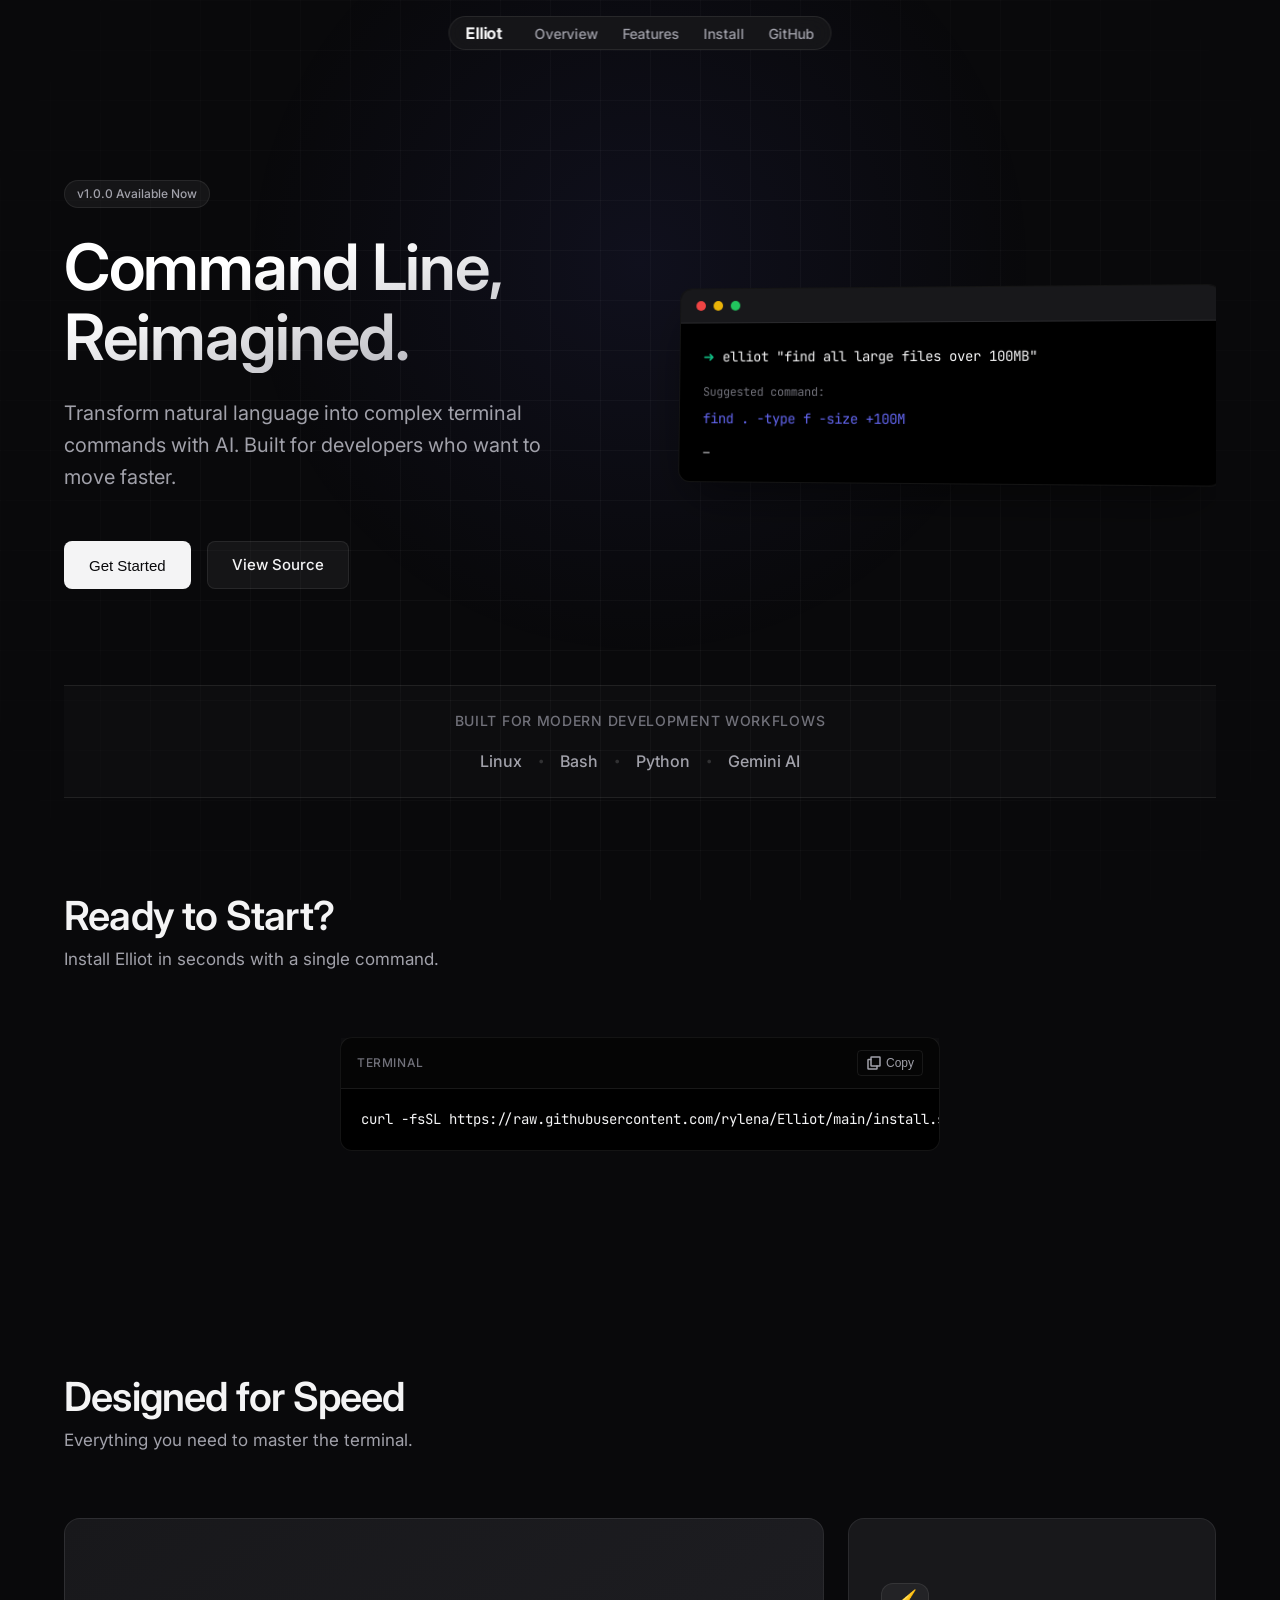
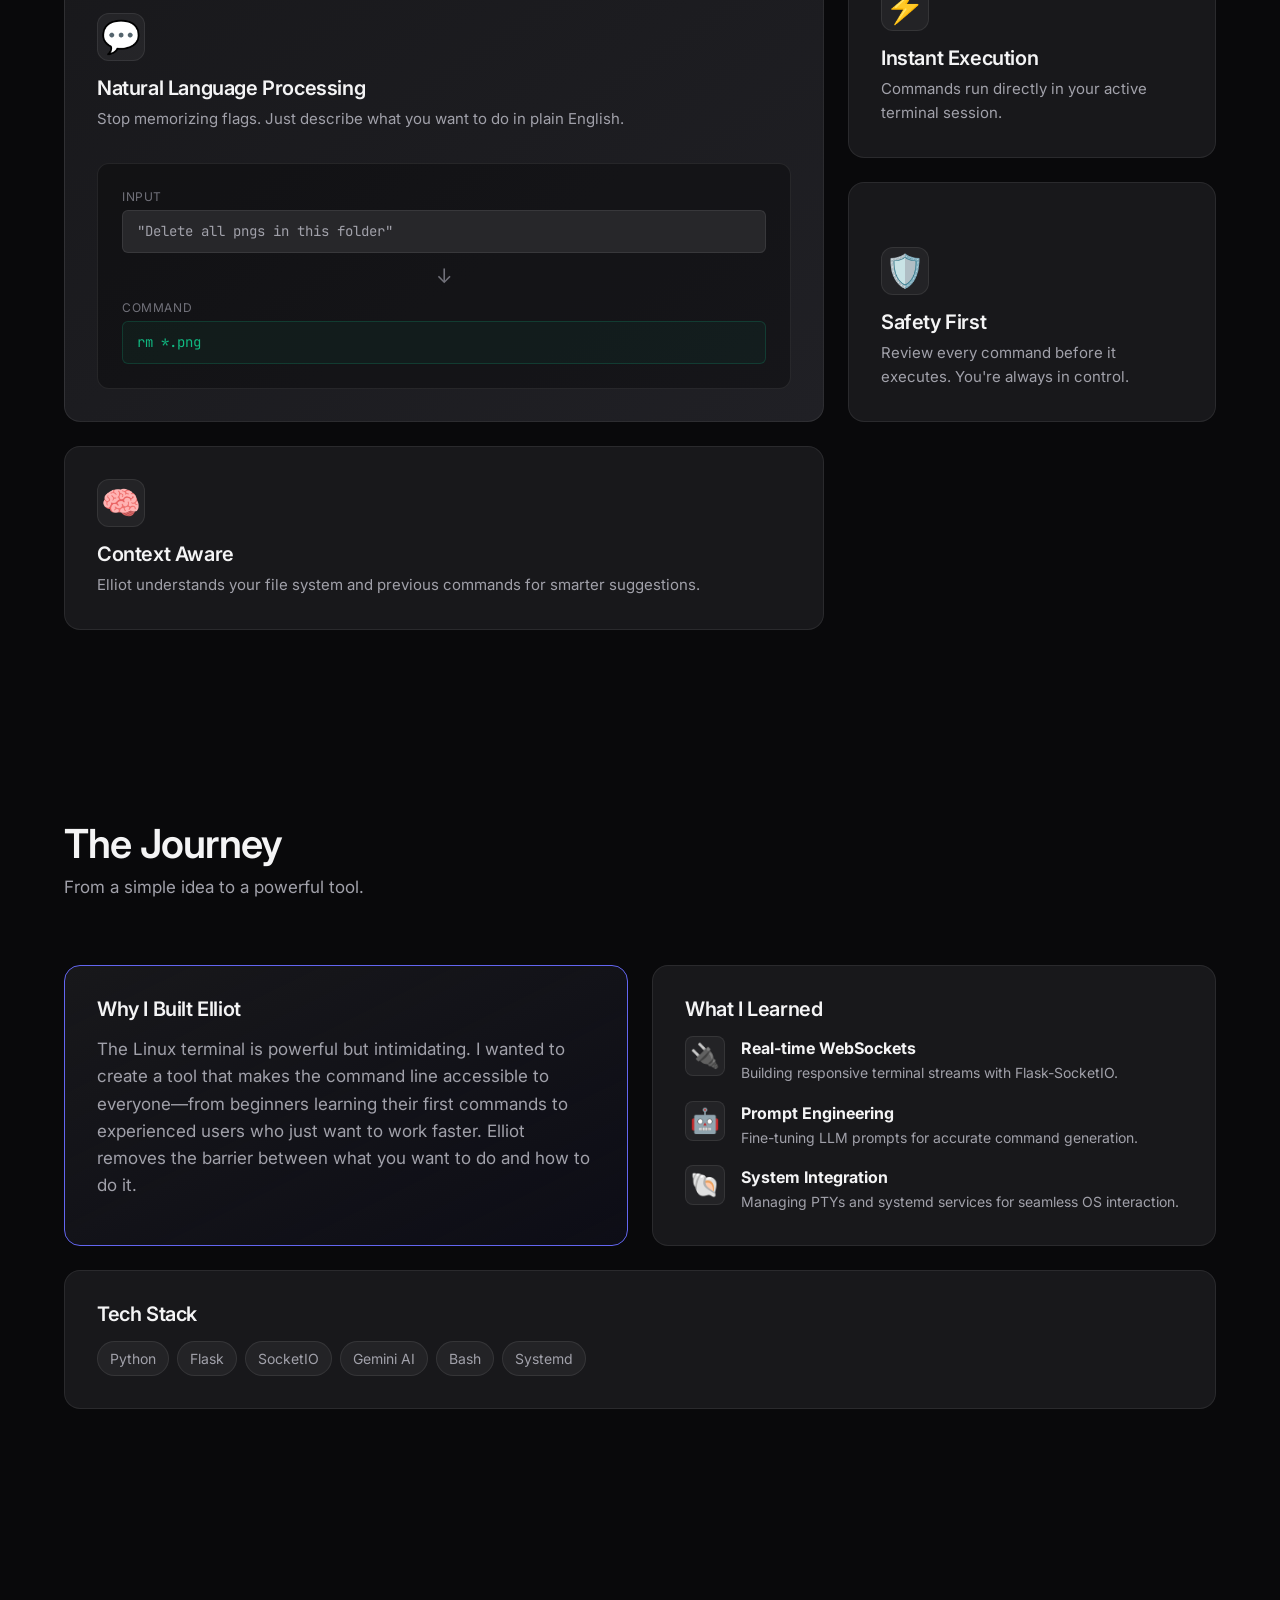
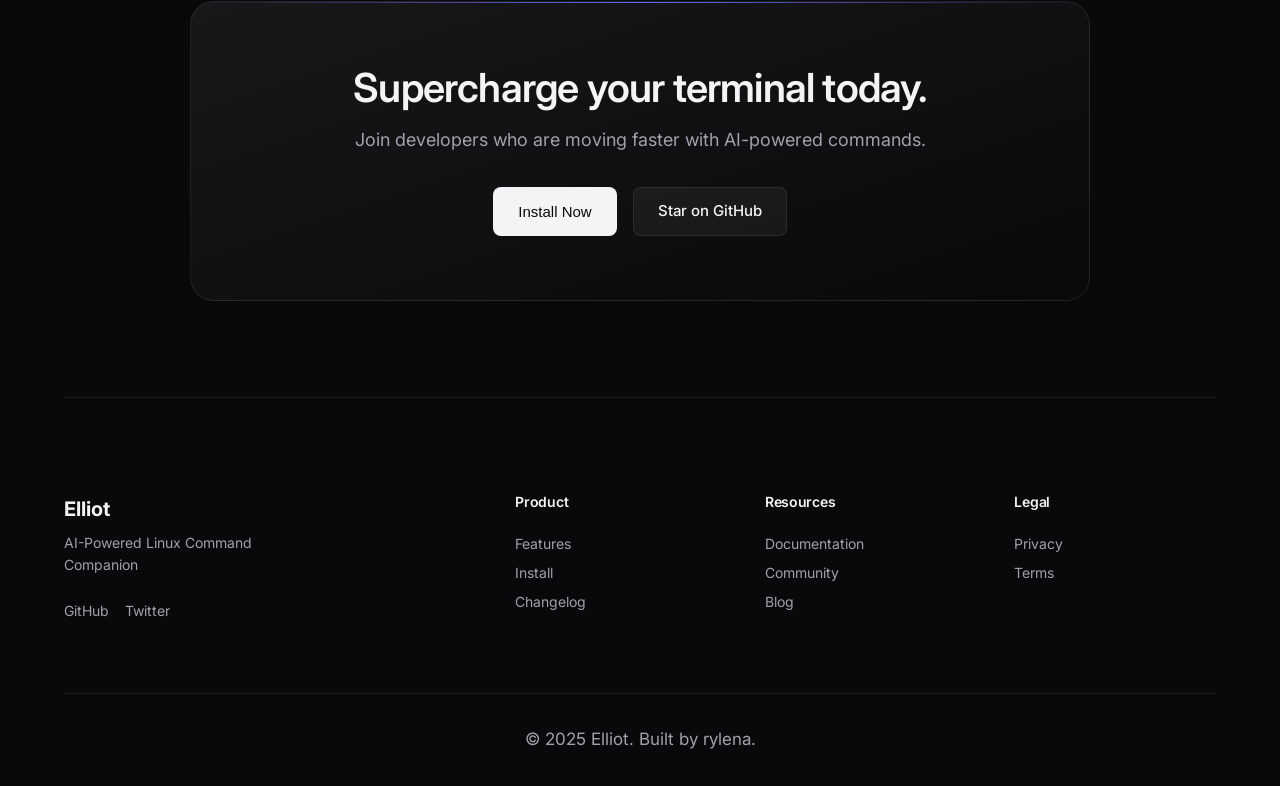
<file: index.html>
<!DOCTYPE html>
<html lang="en">

<head>
    <meta charset="UTF-8">
    <meta name="viewport" content="width=device-width, initial-scale=1.0">
    <title>Elliot - AI-Powered Linux Command Companion</title>
    <meta name="description"
        content="Transform natural language into Linux commands with AI. Elliot makes the terminal accessible to everyone.">
    <link rel="stylesheet" href="style.css">
    <link rel="preconnect" href="https://fonts.googleapis.com">
    <link rel="preconnect" href="https://fonts.gstatic.com" crossorigin>
    <link
        href="https://fonts.googleapis.com/css2?family=Inter:wght@300;400;500;600;700&family=JetBrains+Mono:wght@400;500&display=swap"
        rel="stylesheet">
</head>

<body>
    <div class="bg-grid"></div>
    <div class="intro-overlay">
        <h1 class="intro-title">ELLIOT</h1>
    </div>

    <nav class="navbar">
        <div class="nav-container">
            <a href="#home" class="nav-logo">Elliot</a>
            <ul class="nav-menu">
                <li><a href="#home" class="nav-link">Overview</a></li>
                <li><a href="#features" class="nav-link">Features</a></li>
                <li><a href="#install" class="nav-link">Install</a></li>
                <li><a href="https://github.com/rylena/Elliot" class="nav-link" target="_blank">GitHub</a></li>
            </ul>
            <button class="nav-toggle" aria-label="Toggle navigation">
                <span class="hamburger"></span>
            </button>
        </div>
    </nav>

    <div class="container" id="home">
        <header class="hero">
            <div class="hero-content">
                <div class="hero-text">
                    <div class="badge">v1.0.0 Available Now</div>
                    <h1 class="title">Command Line,<br>Reimagined.</h1>
                    <p class="subtitle">Transform natural language into complex terminal commands with AI. Built for
                        developers who want to move faster.</p>
                    <div class="hero-actions">
                        <button class="btn btn-primary" onclick="scrollToInstall()">Get Started</button>
                        <a href="https://github.com/rylena/Elliot" class="btn btn-secondary" target="_blank">View
                            Source</a>
                    </div>
                </div>
                <div class="hero-visual">
                    <div class="terminal-window">
                        <div class="terminal-header">
                            <span class="dot red"></span>
                            <span class="dot yellow"></span>
                            <span class="dot green"></span>
                        </div>
                        <div class="terminal-body">
                            <div class="command-line">
                                <span class="prompt">➜</span> <span class="cmd">elliot "find all large files over
                                    100MB"</span>
                            </div>
                            <div class="output">
                                <span class="ai-response">Suggested command:</span>
                                <span class="code">find . -type f -size +100M</span>
                                <span class="cursor">_</span>
                            </div>
                        </div>
                    </div>
                </div>
            </div>
        </header>

        <div class="community-strip">
            <p>Built for modern development workflows</p>
            <div class="tech-icons">
                <span>Linux</span>
                <span class="separator">•</span>
                <span>Bash</span>
                <span class="separator">•</span>
                <span>Python</span>
                <span class="separator">•</span>
                <span>Gemini AI</span>
            </div>
        </div>

        <section class="install-section" id="install">
            <div class="section-header center">
                <h2>Ready to Start?</h2>
                <p>Install Elliot in seconds with a single command.</p>
            </div>

            <div class="code-box">
                <div class="code-header">
                    <span class="code-label">Terminal</span>
                    <button class="copy-btn" onclick="copyCode()">
                        <svg width="16" height="16" viewBox="0 0 16 16" fill="none">
                            <path
                                d="M5.5 4.5H2.5C2.22386 4.5 2 4.72386 2 5V13.5C2 13.7761 2.22386 14 2.5 14H10.5C10.7761 14 11 13.7761 11 13.5V10.5"
                                stroke="currentColor" stroke-width="1.5" />
                            <path
                                d="M5.5 2H13.5C13.7761 2 14 2.22386 14 2.5V10.5C14 10.7761 13.7761 11 13.5 11H5.5C5.22386 11 5 10.7761 5 10.5V2.5C5 2.22386 5.22386 2 5.5 2Z"
                                stroke="currentColor" stroke-width="1.5" />
                        </svg>
                        Copy
                    </button>
                </div>
                <pre class="code-content"
                    id="install-code">curl -fsSL https://raw.githubusercontent.com/rylena/Elliot/main/install.sh | bash</pre>
            </div>
        </section>

        <section class="features-section" id="features">
            <div class="section-header">
                <h2>Designed for Speed</h2>
                <p>Everything you need to master the terminal.</p>
            </div>

            <div class="bento-grid">
                <div class="bento-item large">
                    <div class="bento-content">
                        <div class="icon-wrapper">💬</div>
                        <h3>Natural Language Processing</h3>
                        <p>Stop memorizing flags. Just describe what you want to do in plain English.</p>

                        <div class="nlp-visual">
                            <div class="nlp-step">
                                <span class="nlp-label">Input</span>
                                <div class="nlp-box input">"Delete all pngs in this folder"</div>
                            </div>
                            <div class="nlp-arrow">↓</div>
                            <div class="nlp-step">
                                <span class="nlp-label">Command</span>
                                <div class="nlp-box output">rm *.png</div>
                            </div>
                        </div>
                    </div>
                </div>
                <div class="bento-item">
                    <div class="bento-content">
                        <div class="icon-wrapper">⚡</div>
                        <h3>Instant Execution</h3>
                        <p>Commands run directly in your active terminal session.</p>
                    </div>
                </div>
                <div class="bento-item">
                    <div class="bento-content">
                        <div class="icon-wrapper">🛡️</div>
                        <h3>Safety First</h3>
                        <p>Review every command before it executes. You're always in control.</p>
                    </div>
                </div>
                <div class="bento-item wide">
                    <div class="bento-content">
                        <div class="icon-wrapper">🧠</div>
                        <h3>Context Aware</h3>
                        <p>Elliot understands your file system and previous commands for smarter suggestions.</p>
                    </div>
                </div>
            </div>
        </section>

        <section class="journey-section" id="journey">
            <div class="section-header">
                <h2>The Journey</h2>
                <p>From a simple idea to a powerful tool.</p>
            </div>

            <div class="journey-grid">
                <div class="journey-card highlight">
                    <h3>Why I Built Elliot</h3>
                    <p>
                        The Linux terminal is powerful but intimidating. I wanted to create a tool that makes the
                        command line
                        accessible to everyone—from beginners learning their first commands to experienced users who
                        just want
                        to work faster. Elliot removes the barrier between what you want to do and how to do it.
                    </p>
                </div>

                <div class="journey-card">
                    <h3>What I Learned</h3>
                    <ul class="learning-list">
                        <li>
                            <span class="learning-icon">🔌</span>
                            <div>
                                <strong>Real-time WebSockets</strong>
                                <p>Building responsive terminal streams with Flask-SocketIO.</p>
                            </div>
                        </li>
                        <li>
                            <span class="learning-icon">🤖</span>
                            <div>
                                <strong>Prompt Engineering</strong>
                                <p>Fine-tuning LLM prompts for accurate command generation.</p>
                            </div>
                        </li>
                        <li>
                            <span class="learning-icon">🐚</span>
                            <div>
                                <strong>System Integration</strong>
                                <p>Managing PTYs and systemd services for seamless OS interaction.</p>
                            </div>
                        </li>
                    </ul>
                </div>

                <div class="journey-card wide">
                    <h3>Tech Stack</h3>
                    <div class="tech-stack-visual">
                        <span class="tech-badge">Python</span>
                        <span class="tech-badge">Flask</span>
                        <span class="tech-badge">SocketIO</span>
                        <span class="tech-badge">Gemini AI</span>
                        <span class="tech-badge">Bash</span>
                        <span class="tech-badge">Systemd</span>
                    </div>
                </div>
            </div>
        </section>

        <section class="cta-section">
            <div class="cta-content">
                <h2>Supercharge your terminal today.</h2>
                <p>Join developers who are moving faster with AI-powered commands.</p>
                <div class="cta-actions">
                    <button class="btn btn-primary" onclick="scrollToInstall()">Install Now</button>
                    <a href="https://github.com/rylena/Elliot" class="btn btn-secondary" target="_blank">Star on
                        GitHub</a>
                </div>
            </div>
        </section>

        <footer>
            <div class="footer-grid">
                <div class="footer-col brand">
                    <span class="footer-logo">Elliot</span>
                    <p>AI-Powered Linux Command Companion</p>
                    <div class="social-links">
                        <a href="https://github.com/rylena/Elliot" target="_blank">GitHub</a>
                        <a href="https://twitter.com" target="_blank">Twitter</a>
                    </div>
                </div>
                <div class="footer-col">
                    <h4>Product</h4>
                    <a href="#features">Features</a>
                    <a href="#install">Install</a>
                    <a href="#">Changelog</a>
                </div>
                <div class="footer-col">
                    <h4>Resources</h4>
                    <a href="#">Documentation</a>
                    <a href="#">Community</a>
                    <a href="#">Blog</a>
                </div>
                <div class="footer-col">
                    <h4>Legal</h4>
                    <a href="#">Privacy</a>
                    <a href="#">Terms</a>
                </div>
            </div>
            <div class="footer-bottom">
                <p>&copy; 2025 Elliot. Built by <a href="https://github.com/rylena" target="_blank">rylena</a>.</p>
            </div>
        </footer>
    </div>

    <script>
        function copyCode() {
            const code = document.getElementById('install-code').textContent;
            navigator.clipboard.writeText(code).then(() => {
                const btn = document.querySelector('.copy-btn');
                const originalText = btn.innerHTML;
                btn.innerHTML = `
                    <svg width="16" height="16" viewBox="0 0 16 16" fill="none">
                        <path d="M13.5 4.5L6 12L2.5 8.5" stroke="currentColor" stroke-width="2" stroke-linecap="round" stroke-linejoin="round"/>
                    </svg>
                    Copied!
                `;
                btn.classList.add('copied');

                setTimeout(() => {
                    btn.innerHTML = originalText;
                    btn.classList.remove('copied');
                }, 2000);
            });
        }

        function scrollToInstall() {
            document.querySelector('.install-section').scrollIntoView({
                behavior: 'smooth',
                block: 'start'
            });
        }

        // Mobile Navigation Toggle
        document.addEventListener('DOMContentLoaded', () => {
            const navToggle = document.querySelector('.nav-toggle');
            const navMenu = document.querySelector('.nav-menu');

            if (navToggle) {
                navToggle.addEventListener('click', () => {
                    navMenu.classList.toggle('active');
                    navToggle.classList.toggle('active');
                });
            }

            // Close menu when clicking a link
            document.querySelectorAll('.nav-link').forEach(link => {
                link.addEventListener('click', () => {
                    navMenu.classList.remove('active');
                    navToggle.classList.remove('active');
                });
            });
        });
    </script>
</body>

</html>
</file>
<file: style.css>
/* Reset & Base */
* {
    margin: 0;
    padding: 0;
    box-sizing: border-box;
    -webkit-font-smoothing: antialiased;
    -moz-osx-font-smoothing: grayscale;
}

:root {
    /* Color Palette - Zinc/Slate inspired */
    --bg-page: #09090b;
    --bg-card: #18181b;
    --bg-card-hover: #27272a;
    --border: rgba(255, 255, 255, 0.08);
    --border-hover: rgba(255, 255, 255, 0.15);

    --text-primary: #f4f4f5;
    --text-secondary: #a1a1aa;
    --text-tertiary: #71717a;

    --accent: #6366f1;
    /* Indigo */
    --accent-glow: rgba(99, 102, 241, 0.15);
    --success: #10b981;

    /* Spacing Scale */
    --space-xs: 4px;
    --space-sm: 8px;
    --space-md: 16px;
    --space-lg: 24px;
    --space-xl: 32px;
    --space-2xl: 48px;
    --space-3xl: 64px;
    --space-4xl: 96px;

    /* Typography */
    --font-sans: 'Inter', -apple-system, BlinkMacSystemFont, sans-serif;
    --font-mono: 'JetBrains Mono', 'Menlo', monospace;
}

html {
    scroll-behavior: smooth;
}

body {
    font-family: var(--font-sans);
    background-color: var(--bg-page);
    color: var(--text-primary);
    line-height: 1.5;
    overflow-x: hidden;
}

/* Typography System */
h1,
h2,
h3,
h4 {
    font-weight: 600;
    letter-spacing: -0.02em;
    line-height: 1.1;
}

p {
    color: var(--text-secondary);
    font-size: 1.0625rem;
    /* 17px */
    line-height: 1.6;
}

/* Layout Utilities */
.container {
    max-width: 1200px;
    margin: 0 auto;
    padding: 0 var(--space-lg);
}

/* Navigation */
.navbar {
    position: fixed;
    top: var(--space-md);
    left: 50%;
    transform: translateX(-50%);
    width: auto;
    max-width: 90%;
    background: rgba(24, 24, 27, 0.8);
    backdrop-filter: blur(12px);
    border: 1px solid var(--border);
    border-radius: 9999px;
    z-index: 1000;
    padding: var(--space-xs) var(--space-md);
    transition: all 0.3s ease;
}

.nav-container {
    display: flex;
    align-items: center;
    gap: var(--space-xl);
}

.nav-logo {
    font-weight: 700;
    font-size: 1rem;
    color: var(--text-primary);
    text-decoration: none;
    letter-spacing: -0.01em;
}

.nav-menu {
    display: flex;
    list-style: none;
    gap: var(--space-lg);
}

.nav-link {
    color: var(--text-secondary);
    text-decoration: none;
    font-size: 0.875rem;
    font-weight: 500;
    transition: color 0.2s ease;
}

.nav-link:hover {
    color: var(--text-primary);
}

.nav-toggle {
    display: none;
}

/* Hero Section */
.hero {
    padding-top: 180px;
    padding-bottom: var(--space-4xl);
    position: relative;
    overflow: hidden;
}

/* Background Glow */
.hero::before {
    content: '';
    position: absolute;
    top: -20%;
    left: 50%;
    transform: translateX(-50%);
    width: 800px;
    height: 800px;
    background: radial-gradient(circle, rgba(99, 102, 241, 0.08) 0%, transparent 70%);
    pointer-events: none;
    z-index: -1;
}

.hero-content {
    display: grid;
    grid-template-columns: 1fr 1fr;
    gap: var(--space-3xl);
    align-items: center;
}

.hero-text {
    max-width: 540px;
}

.badge {
    display: inline-flex;
    align-items: center;
    padding: 4px 12px;
    background: rgba(255, 255, 255, 0.05);
    border: 1px solid var(--border);
    border-radius: 9999px;
    font-size: 0.75rem;
    font-weight: 500;
    color: var(--text-secondary);
    margin-bottom: var(--space-lg);
}

.title {
    font-size: 4rem;
    /* 64px */
    margin-bottom: var(--space-lg);
    background: linear-gradient(to bottom right, #fff 30%, #a1a1aa 100%);
    -webkit-background-clip: text;
    -webkit-text-fill-color: transparent;
    background-clip: text;
}

/* NLP Visual */
.nlp-visual {
    margin-top: var(--space-xl);
    background: rgba(0, 0, 0, 0.3);
    border: 1px solid var(--border);
    border-radius: 12px;
    padding: var(--space-lg);
    display: flex;
    flex-direction: column;
    align-items: center;
    gap: var(--space-sm);
}

.nlp-step {
    width: 100%;
}

.nlp-label {
    font-size: 0.75rem;
    color: var(--text-tertiary);
    margin-bottom: 4px;
    display: block;
    text-transform: uppercase;
    letter-spacing: 0.05em;
}

.nlp-box {
    background: var(--bg-card-hover);
    padding: 10px 14px;
    border-radius: 6px;
    font-family: var(--font-mono);
    font-size: 0.875rem;
    border: 1px solid var(--border);
}

.nlp-box.input {
    color: var(--text-secondary);
}

.nlp-box.output {
    color: var(--success);
    border-color: rgba(16, 185, 129, 0.2);
    background: rgba(16, 185, 129, 0.05);
}

.nlp-arrow {
    color: var(--text-tertiary);
    font-size: 1.25rem;
}

/* Journey Section */
.journey-section {
    padding: var(--space-4xl) 0;
}

.journey-grid {
    display: grid;
    grid-template-columns: repeat(2, 1fr);
    gap: var(--space-lg);
}

.journey-card {
    background: var(--bg-card);
    border: 1px solid var(--border);
    border-radius: 16px;
    padding: var(--space-xl);
}

.journey-card.highlight {
    border-color: var(--accent);
    background: linear-gradient(to bottom right, var(--bg-card), rgba(99, 102, 241, 0.05));
}

.journey-card.wide {
    grid-column: span 2;
}

.journey-card h3 {
    font-size: 1.25rem;
    margin-bottom: var(--space-md);
    color: var(--text-primary);
}

.learning-list {
    list-style: none;
    display: flex;
    flex-direction: column;
    gap: var(--space-md);
}

.learning-list li {
    display: flex;
    gap: var(--space-md);
    align-items: flex-start;
}

.learning-icon {
    font-size: 1.5rem;
    background: rgba(255, 255, 255, 0.05);
    width: 40px;
    height: 40px;
    display: flex;
    align-items: center;
    justify-content: center;
    border-radius: 8px;
    border: 1px solid var(--border);
}

.learning-list strong {
    display: block;
    color: var(--text-primary);
    margin-bottom: 2px;
}

.learning-list p {
    font-size: 0.875rem;
    margin: 0;
}

.tech-stack-visual {
    display: flex;
    flex-wrap: wrap;
    gap: var(--space-sm);
}

.tech-badge {
    background: rgba(255, 255, 255, 0.05);
    border: 1px solid var(--border);
    padding: 6px 12px;
    border-radius: 9999px;
    font-size: 0.875rem;
    color: var(--text-secondary);
    transition: all 0.2s ease;
}

.tech-badge:hover {
    background: rgba(255, 255, 255, 0.1);
    color: var(--text-primary);
    border-color: var(--border-hover);
}

@media (max-width: 768px) {
    .journey-grid {
        grid-template-columns: 1fr;
    }

    .journey-card.wide {
        grid-column: span 1;
    }
}

/* Background Grid */
.bg-grid {
    position: fixed;
    top: 0;
    left: 0;
    width: 100%;
    height: 100%;
    background-image:
        linear-gradient(rgba(255, 255, 255, 0.03) 1px, transparent 1px),
        linear-gradient(90deg, rgba(255, 255, 255, 0.03) 1px, transparent 1px);
    background-size: 50px 50px;
    z-index: -2;
    pointer-events: none;
    mask-image: radial-gradient(circle at center, black 40%, transparent 100%);
}

/* Community Strip */
.community-strip {
    border-top: 1px solid var(--border);
    border-bottom: 1px solid var(--border);
    padding: var(--space-lg) 0;
    display: flex;
    flex-direction: column;
    align-items: center;
    gap: var(--space-md);
    background: rgba(255, 255, 255, 0.02);
}

.community-strip p {
    font-size: 0.875rem;
    color: var(--text-tertiary);
    text-transform: uppercase;
    letter-spacing: 0.05em;
    font-weight: 500;
}

.tech-icons {
    display: flex;
    align-items: center;
    gap: var(--space-md);
    color: var(--text-secondary);
    font-weight: 500;
}

.separator {
    color: var(--border-hover);
    font-size: 0.75rem;
}

/* New CTA Section */
.cta-section {
    padding: var(--space-4xl) 0;
    text-align: center;
}

.cta-content {
    background: linear-gradient(to bottom right, #18181b, #09090b);
    border: 1px solid var(--border);
    border-radius: 24px;
    padding: var(--space-3xl) var(--space-xl);
    max-width: 900px;
    margin: 0 auto;
    position: relative;
    overflow: hidden;
}

.cta-content::before {
    content: '';
    position: absolute;
    top: 0;
    left: 50%;
    transform: translateX(-50%);
    width: 100%;
    height: 1px;
    background: linear-gradient(90deg, transparent, var(--accent), transparent);
}

.cta-content h2 {
    font-size: 2.5rem;
    margin-bottom: var(--space-md);
    color: var(--text-primary);
}

.cta-content p {
    margin-bottom: var(--space-xl);
    font-size: 1.125rem;
}

.cta-actions {
    display: flex;
    justify-content: center;
    gap: var(--space-md);
}

/* Multi-Column Footer */
footer {
    border-top: 1px solid var(--border);
    padding: var(--space-4xl) 0 var(--space-xl);
    background: var(--bg-page);
}

.footer-grid {
    display: grid;
    grid-template-columns: 2fr 1fr 1fr 1fr;
    gap: var(--space-2xl);
    margin-bottom: var(--space-3xl);
}

.footer-col h4 {
    font-size: 0.875rem;
    color: var(--text-primary);
    margin-bottom: var(--space-lg);
}

.footer-col a {
    display: block;
    color: var(--text-secondary);
    text-decoration: none;
    font-size: 0.875rem;
    margin-bottom: var(--space-sm);
    transition: color 0.2s ease;
}

.footer-col a:hover {
    color: var(--text-primary);
}

.footer-logo {
    font-weight: 700;
    font-size: 1.25rem;
    color: var(--text-primary);
    display: block;
    margin-bottom: var(--space-sm);
}

.brand p {
    font-size: 0.875rem;
    margin-bottom: var(--space-lg);
    max-width: 200px;
}

.social-links {
    display: flex;
    gap: var(--space-md);
}

.footer-bottom {
    border-top: 1px solid var(--border);
    padding-top: var(--space-xl);
    text-align: center;
    font-size: 0.875rem;
    color: var(--text-tertiary);
}

.footer-bottom a {
    color: var(--text-secondary);
    text-decoration: none;
}

@media (max-width: 768px) {
    .footer-grid {
        grid-template-columns: 1fr;
        gap: var(--space-xl);
    }

    .brand {
        margin-bottom: var(--space-lg);
    }
}

.subtitle {
    font-size: 1.25rem;
    margin-bottom: var(--space-2xl);
    max-width: 480px;
}

.hero-actions {
    display: flex;
    gap: var(--space-md);
}

/* Buttons */
.btn {
    display: inline-flex;
    align-items: center;
    justify-content: center;
    padding: 12px 24px;
    border-radius: 8px;
    font-size: 0.9375rem;
    font-weight: 500;
    text-decoration: none;
    transition: all 0.2s ease;
    cursor: pointer;
}

.btn-primary {
    background: var(--text-primary);
    color: var(--bg-page);
    border: 1px solid transparent;
}

.btn-primary:hover {
    background: #e4e4e7;
    transform: translateY(-1px);
}

.btn-secondary {
    background: rgba(255, 255, 255, 0.05);
    color: var(--text-primary);
    border: 1px solid var(--border);
}

.btn-secondary:hover {
    background: rgba(255, 255, 255, 0.1);
    border-color: var(--border-hover);
}

/* Terminal Visual */
.hero-visual {
    position: relative;
}

.terminal-window {
    background: #000;
    border: 1px solid var(--border);
    border-radius: 12px;
    box-shadow: 0 24px 48px -12px rgba(0, 0, 0, 0.5);
    overflow: hidden;
    transform: perspective(1000px) rotateY(-5deg) rotateX(2deg);
    transition: transform 0.5s ease;
}

.terminal-window:hover {
    transform: perspective(1000px) rotateY(0) rotateX(0);
}

.terminal-header {
    background: #18181b;
    padding: 12px 16px;
    display: flex;
    gap: 8px;
    border-bottom: 1px solid var(--border);
}

.dot {
    width: 10px;
    height: 10px;
    border-radius: 50%;
}

.dot.red {
    background: #ef4444;
}

.dot.yellow {
    background: #eab308;
}

.dot.green {
    background: #22c55e;
}

.terminal-body {
    padding: 24px;
    font-family: var(--font-mono);
    font-size: 0.875rem;
    color: #d4d4d8;
}

.command-line {
    margin-bottom: 16px;
    display: flex;
    gap: 8px;
}

.prompt {
    color: var(--success);
}

.cmd {
    color: var(--text-primary);
}

.output {
    display: flex;
    flex-direction: column;
    gap: 8px;
    opacity: 0;
    animation: fadeIn 0.5s ease forwards 1s;
}

.ai-response {
    color: var(--text-tertiary);
    font-size: 0.75rem;
}

.code {
    color: var(--accent);
}

.cursor {
    animation: blink 1s infinite;
}

@keyframes blink {
    50% {
        opacity: 0;
    }
}

@keyframes fadeIn {
    to {
        opacity: 1;
    }
}

/* Features Section (Bento Grid) */
.features-section {
    padding: var(--space-4xl) 0;
}

.section-header {
    margin-bottom: var(--space-3xl);
    text-align: left;
}

.section-header h2 {
    font-size: 2.5rem;
    margin-bottom: var(--space-sm);
}

.bento-grid {
    display: grid;
    grid-template-columns: repeat(3, 1fr);
    grid-template-rows: repeat(2, minmax(240px, auto));
    gap: var(--space-lg);
}

.bento-item {
    background: var(--bg-card);
    border: 1px solid var(--border);
    border-radius: 16px;
    padding: var(--space-xl);
    position: relative;
    overflow: hidden;
    transition: all 0.3s ease;
}

.bento-item:hover {
    border-color: var(--border-hover);
    transform: translateY(-2px);
    box-shadow: 0 12px 24px -8px rgba(0, 0, 0, 0.3);
}

.bento-item::before {
    content: '';
    position: absolute;
    top: 0;
    left: 0;
    right: 0;
    height: 1px;
    background: linear-gradient(90deg, transparent, rgba(255, 255, 255, 0.1), transparent);
    opacity: 0;
    transition: opacity 0.3s ease;
}

.bento-item:hover::before {
    opacity: 1;
}

.bento-item.large {
    grid-column: span 2;
    grid-row: span 2;
    background: linear-gradient(to bottom right, var(--bg-card), #202025);
}

.bento-item.wide {
    grid-column: span 2;
}

.bento-content {
    height: 100%;
    display: flex;
    flex-direction: column;
    justify-content: flex-end;
}

.icon-wrapper {
    font-size: 2rem;
    margin-bottom: var(--space-md);
    width: 48px;
    height: 48px;
    display: flex;
    align-items: center;
    justify-content: center;
    background: rgba(255, 255, 255, 0.05);
    border-radius: 12px;
    border: 1px solid var(--border);
}

.bento-item h3 {
    font-size: 1.25rem;
    margin-bottom: var(--space-sm);
    color: var(--text-primary);
}

.bento-item p {
    font-size: 0.9375rem;
    color: var(--text-secondary);
}

/* Install Section */
.install-section {
    padding: var(--space-4xl) 0;
    text-align: center;
}

.code-box {
    background: #000;
    border: 1px solid var(--border);
    border-radius: 12px;
    max-width: 600px;
    margin: var(--space-xl) auto;
    text-align: left;
    position: relative;
}

.code-header {
    padding: 12px 16px;
    border-bottom: 1px solid var(--border);
    display: flex;
    justify-content: space-between;
    align-items: center;
    background: rgba(255, 255, 255, 0.02);
}

.code-label {
    font-size: 0.75rem;
    color: var(--text-tertiary);
    font-weight: 500;
    text-transform: uppercase;
    letter-spacing: 0.05em;
}

.copy-btn {
    background: transparent;
    border: 1px solid var(--border);
    color: var(--text-secondary);
    padding: 4px 8px;
    border-radius: 4px;
    font-size: 0.75rem;
    cursor: pointer;
    display: flex;
    align-items: center;
    gap: 4px;
    transition: all 0.2s ease;
}

.copy-btn:hover {
    background: rgba(255, 255, 255, 0.05);
    color: var(--text-primary);
}

.code-content {
    padding: 20px;
    font-family: var(--font-mono);
    font-size: 0.875rem;
    color: var(--text-primary);
    overflow-x: auto;
}

/* Intro Overlay */
.intro-overlay {
    position: fixed;
    top: 0;
    left: 0;
    width: 100%;
    height: 100%;
    background: #000;
    display: flex;
    justify-content: center;
    align-items: center;
    z-index: 9999;
    animation: slideUp 0.8s cubic-bezier(0.16, 1, 0.3, 1) 2s forwards;
}

.intro-title {
    font-size: 2rem;
    font-weight: 500;
    letter-spacing: -0.02em;
    color: #fff;
    opacity: 0;
    animation: fadeInOut 2s ease-in-out forwards;
}

@keyframes fadeInOut {
    0% {
        opacity: 0;
        transform: scale(0.95);
    }

    40% {
        opacity: 1;
        transform: scale(1);
    }

    80% {
        opacity: 1;
        transform: scale(1);
    }

    100% {
        opacity: 0;
        transform: scale(1.05);
    }
}

@keyframes slideUp {
    to {
        transform: translateY(-100%);
    }
}

/* Mobile Responsive */
@media (max-width: 768px) {
    .hero-content {
        grid-template-columns: 1fr;
        text-align: center;
    }

    .hero-text {
        margin: 0 auto;
    }

    .hero-actions {
        justify-content: center;
    }

    .bento-grid {
        grid-template-columns: 1fr;
        grid-template-rows: auto;
    }

    .bento-item.large,
    .bento-item.wide {
        grid-column: span 1;
        grid-row: span 1;
    }

    .title {
        font-size: 2.5rem;
    }

    .navbar {
        width: 90%;
        top: 16px;
    }

    .nav-menu {
        display: none;
        /* Add mobile menu logic if needed */
    }

    .nav-toggle {
        display: block;
        background: none;
        border: none;
        color: var(--text-primary);
    }
}
</file>
